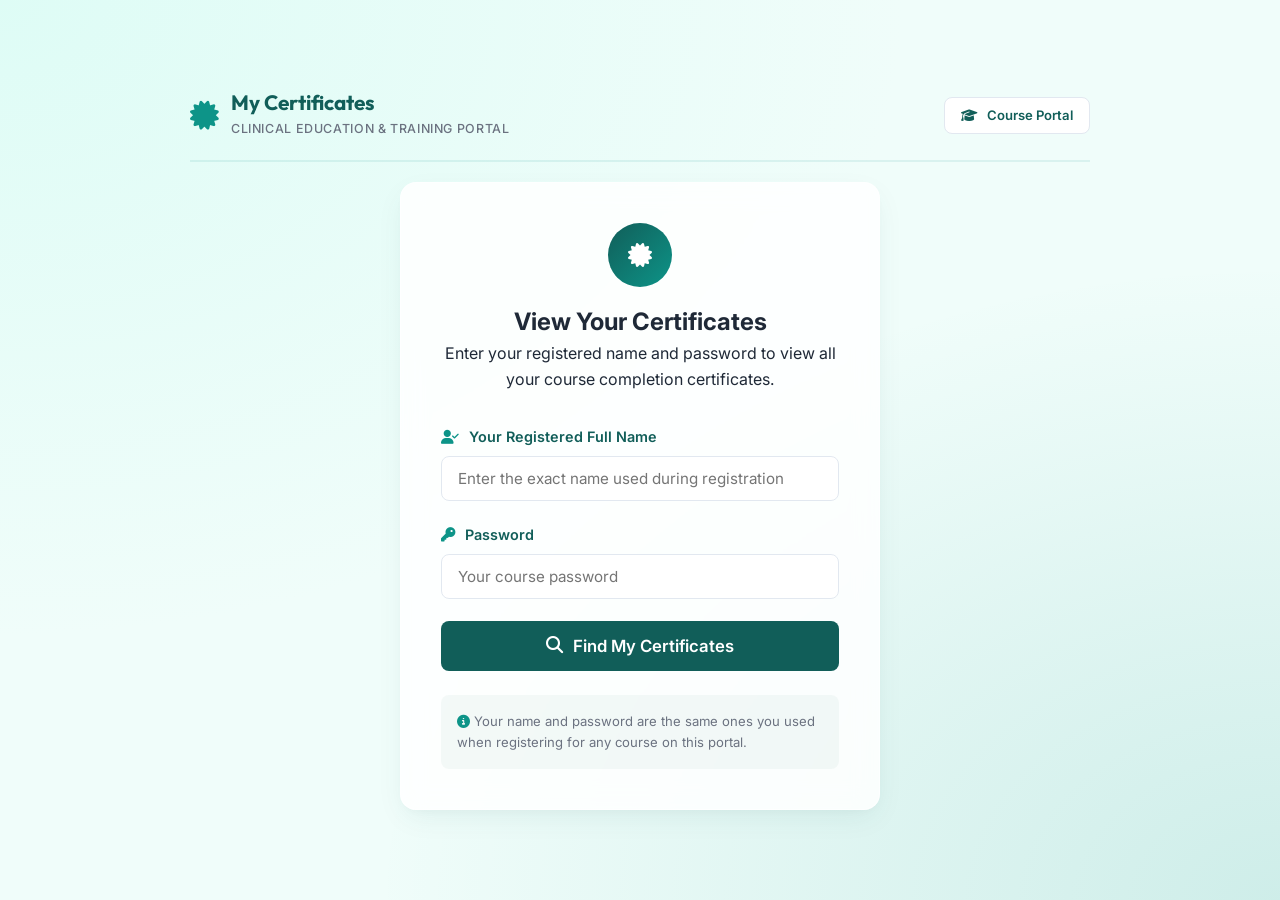
<file: certificates.html>
<!DOCTYPE html>
<html lang="en">
<head>
    <meta charset="UTF-8">
    <meta name="viewport" content="width=device-width, initial-scale=1.0">
    <title>View My Certificates — Medical Training Portal</title>
    <link rel="preconnect" href="https://fonts.googleapis.com">
    <link rel="preconnect" href="https://fonts.gstatic.com" crossorigin>
    <link href="https://fonts.googleapis.com/css2?family=Inter:wght@300;400;500;600;700&family=Outfit:wght@400;500;600;700;800&display=swap" rel="stylesheet">
    <link rel="stylesheet" href="https://cdnjs.cloudflare.com/ajax/libs/font-awesome/6.4.0/css/all.min.css">
    <link rel="stylesheet" href="styles.css">
    <style>
        /* ---- Certificates page specific styles ---- */
        body { padding: 20px; }

        #app-container { max-width: 900px; }

        .cert-portal-header {
            display: flex;
            align-items: center;
            justify-content: space-between;
            flex-wrap: wrap;
            gap: 1rem;
            padding-bottom: 1.2rem;
            border-bottom: 2px solid rgba(13, 148, 136, 0.1);
        }

        .cert-portal-logo {
            display: flex;
            align-items: center;
            gap: 12px;
        }

        .cert-portal-logo h1 {
            font-family: var(--font-heading);
            font-size: 1.3rem;
            font-weight: 700;
            color: var(--primary-color);
            line-height: 1.2;
        }

        .cert-portal-logo span {
            font-size: 0.78rem;
            color: var(--text-muted);
            font-weight: 500;
            text-transform: uppercase;
            letter-spacing: 0.05em;
        }

        /* Cert cards grid */
        .certs-grid {
            display: grid;
            grid-template-columns: repeat(auto-fill, minmax(260px, 1fr));
            gap: 1.2rem;
            margin-top: 1.5rem;
        }

        .cert-card {
            border-radius: 14px;
            overflow: hidden;
            border: 1px solid var(--border-color);
            background: var(--card-bg);
            backdrop-filter: blur(8px);
            box-shadow: 0 4px 16px var(--shadow-color);
            transition: transform 0.2s, box-shadow 0.2s;
        }

        .cert-card:hover {
            transform: translateY(-3px);
            box-shadow: 0 10px 28px rgba(17, 94, 89, 0.12);
        }

        .cert-card-header {
            background: linear-gradient(135deg, var(--primary-color), var(--secondary-color));
            padding: 1.1rem 1.3rem;
            color: white;
        }

        .cert-card-header .course-name {
            font-family: var(--font-heading);
            font-size: 1rem;
            font-weight: 700;
            margin-bottom: 4px;
            line-height: 1.3;
        }

        .cert-card-header .cert-badge-small {
            font-size: 0.68rem;
            font-weight: 700;
            letter-spacing: 0.1em;
            text-transform: uppercase;
            color: rgba(255, 255, 255, 0.75);
        }

        .cert-card-body {
            padding: 1.1rem 1.3rem;
        }

        .cert-meta-row {
            display: flex;
            align-items: center;
            gap: 8px;
            margin-bottom: 0.5rem;
            font-size: 0.83rem;
            color: var(--text-muted);
        }

        .cert-meta-row i {
            color: var(--secondary-color);
            width: 14px;
            text-align: center;
        }

        .cert-meta-row strong {
            color: var(--text-color);
        }

        .cert-card-actions {
            padding: 0.8rem 1.3rem;
            border-top: 1px solid var(--border-color);
            display: flex;
            gap: 8px;
        }

        /* Empty state */
        .empty-certs {
            text-align: center;
            padding: 3rem 1rem;
            color: var(--text-muted);
        }

        .empty-certs i {
            font-size: 3rem;
            margin-bottom: 1rem;
            color: rgba(17, 94, 89, 0.2);
        }

        .empty-certs h3 {
            font-family: var(--font-heading);
            color: var(--text-color);
            margin-bottom: 0.5rem;
        }

        /* Certificate print modal */
        #cert-view-modal .modal-content {
            max-width: 920px;
            width: calc(100vw - 40px);
            text-align: center;
            padding: 1.5rem;
        }

        #modal-cert-container {
            background-image: url('assets/resources/certificate_theme.png');
            background-size: 100% 100%;
            background-repeat: no-repeat;
            aspect-ratio: 16/9;
            width: 100%;
            max-width: 860px;
            margin: 1rem auto;
            box-shadow: 0 8px 32px rgba(0,0,0,0.1);
            border-radius: 4px;
            position: relative;
            overflow: hidden;
        }

        @media print {
            @page { size: A4 landscape; margin: 0mm; }
            body > * { display: none !important; }
            #cert-view-modal {
                display: block !important;
                position: fixed !important;
                top: 0; left: 0;
                width: 100%; height: 100%;
                background: white !important;
                backdrop-filter: none !important;
                padding: 0 !important;
            }
            #cert-view-modal .modal-content {
                max-width: none !important;
                width: 297mm !important;
                padding: 0 !important;
                border: none !important;
                box-shadow: none !important;
            }
            .cert-modal-actions { display: none !important; }
            #modal-cert-container {
                position: fixed !important;
                top: 0; left: 0;
                width: 297mm !important;
                height: 210mm !important;
                max-width: none !important;
                margin: 0 !important;
                border-radius: 0 !important;
                box-shadow: none !important;
                aspect-ratio: unset !important;
                background-image: url('assets/resources/certificate_theme.png') !important;
                background-size: 100% 100% !important;
                -webkit-print-color-adjust: exact !important;
                print-color-adjust: exact !important;
            }
            .certificate-content-overlay { padding: 13% 10% 4% 10% !important; }
            .cert-overlay-body { height: 70% !important; }
            .cert-main-title { font-size: 1.8rem !important; margin-bottom: 8px !important; }
            .cert-recipient-name { font-size: 2.2rem !important; }
            .cert-course-title { font-size: 1.15rem !important; }
            .cert-overlay-footer {
                position: absolute !important;
                bottom: 8% !important; left: 48% !important;
                width: 25% !important;
                display: flex !important;
                flex-direction: column !important;
            }
        }
    </style>
</head>
<body>

<div id="app-container">

    <!-- Portal Header -->
    <header class="cert-portal-header no-print">
        <div class="cert-portal-logo">
            <i class="fa-solid fa-certificate" style="font-size:1.8rem;color:var(--secondary-color);"></i>
            <div>
                <h1>My Certificates</h1>
                <span>Clinical Education &amp; Training Portal</span>
            </div>
        </div>
        <div style="display:flex;gap:0.6rem;align-items:center;">
            <a href="index.html" class="btn btn-secondary btn-sm">
                <i class="fa-solid fa-graduation-cap"></i> Course Portal
            </a>
            <button id="btn-logout-cert" class="btn btn-secondary btn-sm" onclick="logoutCertPortal()" style="display:none;">
                <i class="fa-solid fa-right-from-bracket"></i> Log Out
            </button>
        </div>
    </header>

    <!-- LOGIN SECTION -->
    <section id="cert-login-section">
        <div class="card glassmorphism animate-fade-in" style="max-width:480px;margin:0 auto;">
            <div class="text-center" style="margin-bottom:2rem;">
                <div style="width:64px;height:64px;background:linear-gradient(135deg,var(--primary-color),var(--secondary-color));border-radius:50%;display:flex;align-items:center;justify-content:center;font-size:1.5rem;color:white;margin:0 auto 1rem;">
                    <i class="fa-solid fa-certificate"></i>
                </div>
                <h2>View Your Certificates</h2>
                <p>Enter your registered name and password to view all your course completion certificates.</p>
            </div>
            <form id="cert-login-form" onsubmit="event.preventDefault(); certLogin();">
                <div class="form-group">
                    <label for="cl-name"><i class="fa-solid fa-user-check"></i> Your Registered Full Name</label>
                    <input type="text" id="cl-name" required placeholder="Enter the exact name used during registration" autocomplete="name">
                </div>
                <div class="form-group">
                    <label for="cl-password"><i class="fa-solid fa-key"></i> Password</label>
                    <input type="password" id="cl-password" required placeholder="Your course password" autocomplete="current-password">
                </div>
                <div id="cl-error" class="error-msg">Incorrect name or password. Please try again.</div>
                <button type="submit" class="btn btn-primary btn-block btn-lg" id="cl-submit-btn">
                    <i class="fa-solid fa-magnifying-glass"></i> Find My Certificates
                </button>
            </form>
            <div style="margin-top:1.5rem;padding:1rem;background:rgba(17,94,89,0.04);border-radius:8px;font-size:0.82rem;color:var(--text-muted);">
                <i class="fa-solid fa-info-circle" style="color:var(--secondary-color);"></i>
                Your name and password are the same ones you used when registering for any course on this portal.
            </div>
        </div>
    </section>

    <!-- CERTIFICATES DISPLAY SECTION (shown after login) -->
    <section id="cert-display-section" style="display:none;">

        <!-- User Info Bar -->
        <div class="glassmorphism animate-fade-in" style="padding:1rem 1.5rem;border-radius:12px;display:flex;align-items:center;justify-content:space-between;flex-wrap:wrap;gap:1rem;background:rgba(255,255,255,0.65);">
            <div style="display:flex;align-items:center;gap:12px;">
                <div style="width:44px;height:44px;background:linear-gradient(135deg,var(--primary-color),var(--secondary-color));border-radius:50%;display:flex;align-items:center;justify-content:center;color:white;font-size:1.1rem;">
                    <i class="fa-solid fa-user-nurse"></i>
                </div>
                <div>
                    <div style="font-weight:700;font-size:1rem;color:var(--primary-color);" id="display-user-name">—</div>
                    <div style="font-size:0.78rem;color:var(--text-muted);" id="display-user-dept">—</div>
                </div>
            </div>
            <div style="display:flex;align-items:center;gap:0.6rem;font-size:0.85rem;color:var(--text-muted);">
                <i class="fa-solid fa-certificate" style="color:var(--secondary-color);"></i>
                <span id="cert-count-label">0 certificates</span>
            </div>
        </div>

        <!-- Certificates Grid -->
        <div id="certs-grid" class="certs-grid">
            <!-- Populated by JS -->
        </div>

    </section>

</div>

<!-- CERTIFICATE VIEW MODAL -->
<div id="cert-view-modal" class="modal" style="display:none;">
    <div class="modal-content glassmorphism animate-slide-down" style="max-width:920px;width:calc(100vw - 40px);text-align:center;padding:1.5rem;">
        <span class="close-modal" onclick="closeCertModal()" style="z-index:10;">&times;</span>

        <!-- Certificate Design (same as index.html) -->
        <div id="modal-cert-container">
            <div class="certificate-content-overlay">
                <div class="cert-overlay-body">
                    <div class="cert-header">
                        <span class="cert-badge-text">OFFICIAL CONTINUING MEDICAL EDUCATION</span>
                    </div>
                    <h1 class="cert-main-title">CERTIFICATE OF COMPLETION</h1>
                    <p class="cert-presentation-text">This is proudly presented to</p>
                    <h2 id="modal-cert-name" class="cert-recipient-name">—</h2>
                    <p class="cert-course-desc">for the successful completion of the web-based training course in clinical practice:</p>
                    <div class="cert-course-box">
                        <h3 id="modal-cert-course" class="cert-course-title">—</h3>
                        <p id="modal-cert-subtitle" class="cert-course-meta">—</p>
                    </div>
                </div>
                <div class="cert-overlay-footer">
                    <div class="cert-footer-item">
                        <span class="cert-footer-label">Date Issued:</span>
                        <strong id="modal-cert-date" class="cert-footer-val">—</strong>
                    </div>
                    <div class="cert-footer-item">
                        <span class="cert-footer-label">Certificate ID:</span>
                        <strong id="modal-cert-id" class="cert-footer-val">—</strong>
                    </div>
                </div>
            </div>
        </div>

        <div class="cert-modal-actions" style="display:flex;justify-content:center;gap:1rem;margin-top:1rem;">
            <button class="btn btn-primary btn-lg" onclick="printModalCertificate()">
                <i class="fa-solid fa-print"></i> Print / Save as PDF
            </button>
            <button class="btn btn-secondary btn-lg" onclick="closeCertModal()">
                <i class="fa-solid fa-xmark"></i> Close
            </button>
        </div>
    </div>
</div>

<script src="certificates.js"></script>
</body>
</html>
</file>
<file: styles.css>
/* Custom Styles for Anaphylaxis Training Course */

:root {
    /* Color Palette */
    --primary-color: #115e59;       /* Deep teal */
    --primary-hover: #0f766e;       /* Medium teal */
    --primary-light: #ccfbf1;       /* Light teal background accent */
    --secondary-color: #0d9488;     /* Teal accent */
    --accent-color: #f59e0b;        /* Gold/amber accent */
    --accent-hover: #d97706;
    --text-color: #1f2937;          /* Charcoal grey */
    --text-muted: #6b7280;          /* Muted grey */
    --bg-color: #f0fdfa;            /* Light minty background */
    --card-bg: rgba(255, 255, 255, 0.85); /* Glassmorphism card bg */
    --success-color: #059669;       /* Medical green */
    --danger-color: #dc2626;        /* Alert red */
    --border-color: #e2e8f0;        /* Card borders */
    --shadow-color: rgba(17, 94, 89, 0.08); /* Colored soft shadow */
    
    /* Font Families */
    --font-primary: 'Inter', sans-serif;
    --font-heading: 'Outfit', sans-serif;
}

/* Base Styles */
* {
    box-sizing: border-box;
    margin: 0;
    padding: 0;
}

body {
    font-family: var(--font-primary);
    background-color: var(--bg-color);
    background-image: 
        radial-gradient(at 0% 0%, rgba(204, 251, 241, 0.5) 0px, transparent 50%),
        radial-gradient(at 100% 100%, rgba(13, 148, 136, 0.15) 0px, transparent 50%);
    color: var(--text-color);
    line-height: 1.6;
    min-height: 100vh;
    display: flex;
    justify-content: center;
    align-items: center;
    padding: 20px;
}

#app-container {
    width: 100%;
    max-width: 1050px;
    display: flex;
    flex-direction: column;
    gap: 20px;
}

/* Glassmorphism Effect Card */
.glassmorphism {
    background: var(--card-bg);
    backdrop-filter: blur(12px);
    -webkit-backdrop-filter: blur(12px);
    border: 1px solid rgba(255, 255, 255, 0.6);
    border-radius: 16px;
    box-shadow: 
        0 10px 30px -5px var(--shadow-color),
        0 4px 12px -2px rgba(0, 0, 0, 0.03);
}

.card {
    padding: 40px;
}

.card-header {
    margin-bottom: 30px;
}

.card-header h2 {
    font-family: var(--font-heading);
    font-size: 2rem;
    font-weight: 700;
    color: var(--primary-color);
    margin-bottom: 8px;
}

.card-header p {
    color: var(--text-muted);
    font-size: 0.95rem;
}

.text-center {
    text-align: center;
}

.text-between {
    display: flex;
    justify-content: space-between;
    align-items: center;
    gap: 20px;
}

/* Header Styles */
#main-header {
    display: flex;
    justify-content: space-between;
    align-items: center;
    padding: 10px 10px 0 10px;
    border-bottom: 2px solid rgba(13, 148, 136, 0.1);
    padding-bottom: 20px;
    flex-wrap: wrap;
    gap: 20px;
}

.header-logo {
    display: flex;
    align-items: center;
    gap: 15px;
}

.pulse-icon {
    font-size: 2.2rem;
    color: var(--secondary-color);
    animation: heartBeat 2s infinite ease-in-out;
}

.logo-text h1 {
    font-family: var(--font-heading);
    font-size: 1.4rem;
    font-weight: 700;
    color: var(--primary-color);
    line-height: 1.2;
}

.logo-text span {
    font-size: 0.8rem;
    color: var(--text-muted);
    font-weight: 500;
    letter-spacing: 0.05em;
    text-transform: uppercase;
}

/* Step Indicator */
.step-indicator {
    display: flex;
    align-items: center;
    gap: 10px;
}

.step {
    display: flex;
    align-items: center;
    gap: 8px;
    opacity: 0.4;
    transition: all 0.3s ease;
}

.step.active {
    opacity: 1;
}

.step.completed {
    opacity: 0.8;
}

.step-num {
    display: flex;
    justify-content: center;
    align-items: center;
    width: 28px;
    height: 28px;
    border-radius: 50%;
    background-color: var(--text-muted);
    color: white;
    font-size: 0.85rem;
    font-weight: 700;
    transition: all 0.3s ease;
}

.step.active .step-num {
    background-color: var(--primary-color);
    box-shadow: 0 0 10px rgba(17, 94, 89, 0.4);
}

.step.completed .step-num {
    background-color: var(--success-color);
}

.step-label {
    font-size: 0.8rem;
    font-weight: 600;
    text-transform: uppercase;
    letter-spacing: 0.03em;
    display: none; /* Hide on mobile by default */
}

@media (min-width: 768px) {
    .step-label {
        display: block;
    }
}

.step-line {
    width: 30px;
    height: 2px;
    background-color: var(--border-color);
}

.step.completed + .step-line {
    background-color: var(--success-color);
}

/* Form Controls */
.form-group {
    margin-bottom: 22px;
    display: flex;
    flex-direction: column;
    gap: 8px;
}

.form-group label {
    font-size: 0.9rem;
    font-weight: 600;
    color: var(--primary-color);
}

.form-group label i {
    margin-right: 6px;
    color: var(--secondary-color);
}

.form-group input, .form-group select, .form-group textarea {
    padding: 12px 16px;
    border-radius: 8px;
    border: 1px solid var(--border-color);
    background-color: rgba(255, 255, 255, 0.9);
    font-family: var(--font-primary);
    font-size: 0.95rem;
    color: var(--text-color);
    transition: all 0.2s ease;
}

.form-group input:focus, .form-group select:focus, .form-group textarea:focus {
    outline: none;
    border-color: var(--secondary-color);
    box-shadow: 0 0 0 3px rgba(13, 148, 136, 0.15);
}

/* Button System */
.btn {
    display: inline-flex;
    justify-content: center;
    align-items: center;
    gap: 10px;
    padding: 12px 24px;
    font-size: 0.95rem;
    font-weight: 600;
    border-radius: 8px;
    border: none;
    cursor: pointer;
    transition: all 0.2s ease;
    font-family: var(--font-primary);
    text-decoration: none;
}

.btn-primary {
    background-color: var(--primary-color);
    color: white;
}

.btn-primary:hover {
    background-color: var(--primary-hover);
    box-shadow: 0 4px 12px rgba(17, 94, 89, 0.2);
}

.btn-secondary {
    background-color: white;
    border: 1px solid var(--border-color);
    color: var(--primary-color);
}

.btn-secondary:hover {
    background-color: var(--primary-light);
    border-color: var(--secondary-color);
}

.btn-success {
    background-color: var(--success-color);
    color: white;
}

.btn-success:hover {
    background-color: #047857;
    box-shadow: 0 4px 12px rgba(5, 150, 105, 0.2);
}

.btn-danger {
    background-color: var(--danger-color);
    color: white;
}

.btn-danger:hover {
    background-color: #b91c1c;
}

.btn-lg {
    padding: 15px 32px;
    font-size: 1.05rem;
}

.btn-block {
    display: flex;
    width: 100%;
}

.btn-circle {
    width: 44px;
    height: 44px;
    border-radius: 50%;
    padding: 0;
}

.btn-circle-lg {
    width: 58px;
    height: 58px;
    border-radius: 50%;
    padding: 0;
    font-size: 1.3rem;
}

.btn.disabled, button:disabled {
    opacity: 0.5;
    cursor: not-allowed !important;
    pointer-events: none;
}

/* Card Icons decoration */
.card-title-icon {
    font-size: 3rem;
    color: var(--secondary-color);
    margin-bottom: 15px;
    background: var(--primary-light);
    width: 80px;
    height: 80px;
    display: inline-flex;
    justify-content: center;
    align-items: center;
    border-radius: 50%;
}

.card-title-icon-yellow {
    font-size: 3rem;
    color: var(--accent-color);
    margin-bottom: 15px;
    background: #fef3c7;
    width: 80px;
    height: 80px;
    display: inline-flex;
    justify-content: center;
    align-items: center;
    border-radius: 50%;
}

/* Views Management */
.view-section {
    display: none;
}

.view-section.active {
    display: block;
}

/* PRESENTATION LAYOUT */
.presentation-layout {
    display: flex;
    flex-direction: column;
    gap: 20px;
}

.slide-container {
    padding: 20px;
    display: flex;
    flex-direction: column;
    align-items: center;
    position: relative;
    overflow: hidden;
}

#slide-wrapper {
    position: relative;
    width: 100%;
    max-width: 850px;
    aspect-ratio: 16/9;
    border-radius: 8px;
    overflow: hidden;
    box-shadow: 0 4px 15px rgba(0,0,0,0.08);
    border: 1px solid rgba(0,0,0,0.05);
}

#slide-img {
    width: 100%;
    height: 100%;
    object-fit: contain;
    background: #111827; /* Dark backdrop for slides */
}

/* Overlay Play Icon */
#play-overlay {
    position: absolute;
    top: 0;
    left: 0;
    width: 100%;
    height: 100%;
    background: rgba(0, 0, 0, 0.4);
    display: flex;
    justify-content: center;
    align-items: center;
    cursor: pointer;
    opacity: 0;
    pointer-events: none;
    transition: opacity 0.2s ease;
}

#play-overlay i {
    font-size: 4rem;
    color: white;
    filter: drop-shadow(0 4px 10px rgba(0,0,0,0.3));
}

#slide-wrapper:hover #play-overlay {
    opacity: 1;
    pointer-events: auto;
}

.narration-status {
    width: 100%;
    max-width: 850px;
    display: flex;
    justify-content: space-between;
    align-items: center;
    margin-top: 12px;
    font-size: 0.85rem;
    color: var(--text-muted);
    font-weight: 500;
}

.slide-number-indicator strong {
    color: var(--primary-color);
    font-weight: 700;
}

/* Control Panel */
.controls-panel {
    padding: 25px 30px;
    display: flex;
    flex-direction: column;
    gap: 20px;
}

/* Timeline */
.timeline-container {
    width: 100%;
}

.timeline-bar {
    width: 100%;
    height: 6px;
    background: rgba(13, 148, 136, 0.15);
    border-radius: 4px;
    cursor: pointer;
    position: relative;
    transition: height 0.2s ease;
}

.timeline-bar:hover {
    height: 8px;
}

.timeline-progress {
    height: 100%;
    width: 0%;
    background: var(--secondary-color);
    border-radius: 4px;
    position: relative;
    transition: width 0.1s linear;
}

.timeline-progress::after {
    content: '';
    position: absolute;
    right: -4px;
    top: 50%;
    transform: translateY(-50%);
    width: 12px;
    height: 12px;
    border-radius: 50%;
    background: var(--primary-color);
    box-shadow: 0 2px 4px rgba(0,0,0,0.2);
    opacity: 0;
    transition: opacity 0.2s ease;
}

.timeline-bar:hover .timeline-progress::after {
    opacity: 1;
}

/* Controls row */
.controls-row {
    display: flex;
    justify-content: space-between;
    align-items: center;
    flex-wrap: wrap;
    gap: 15px;
}

.control-group-left {
    display: flex;
    align-items: center;
    gap: 15px;
}

.control-group-center {
    display: flex;
    align-items: center;
}

.control-group-right {
    display: flex;
    align-items: center;
    gap: 10px;
}

/* Volume Slider */
.volume-icon {
    font-size: 1.1rem;
    color: var(--primary-color);
    cursor: pointer;
    width: 20px;
}

#volume-slider {
    width: 80px;
    height: 4px;
    accent-color: var(--secondary-color);
}

/* Toggle Switch (Auto-Advance) */
.auto-advance-toggle {
    display: flex;
    align-items: center;
    gap: 10px;
}

.toggle-label {
    font-size: 0.85rem;
    font-weight: 600;
    color: var(--primary-color);
}

.switch {
    position: relative;
    display: inline-block;
    width: 44px;
    height: 22px;
}

.switch input {
    opacity: 0;
    width: 0;
    height: 0;
}

.slider {
    position: absolute;
    cursor: pointer;
    top: 0;
    left: 0;
    right: 0;
    bottom: 0;
    background-color: var(--border-color);
    transition: .3s;
}

.slider:before {
    position: absolute;
    content: "";
    height: 16px;
    width: 16px;
    left: 3px;
    bottom: 3px;
    background-color: white;
    transition: .3s;
}

input:checked + .slider {
    background-color: var(--secondary-color);
}

input:focus + .slider {
    box-shadow: 0 0 1px var(--secondary-color);
}

input:checked + .slider:before {
    transform: translateX(22px);
}

.slider.round {
    border-radius: 34px;
}

.slider.round:before {
    border-radius: 50%;
}

.presentation-info {
    border-top: 1px solid var(--border-color);
    padding-top: 20px;
    display: flex;
    justify-content: space-between;
    align-items: center;
    flex-wrap: wrap;
    gap: 15px;
}

.training-hint {
    font-size: 0.85rem;
    color: var(--text-muted);
}

.training-hint i {
    color: var(--secondary-color);
    margin-right: 4px;
}

/* POST EXAM */
.badge {
    padding: 6px 12px;
    border-radius: 20px;
    font-size: 0.8rem;
    font-weight: 700;
}

.badge-primary {
    background-color: var(--primary-light);
    color: var(--primary-color);
}

.question-block {
    background-color: white;
    border-radius: 12px;
    padding: 24px;
    margin-bottom: 24px;
    border: 1px solid rgba(0,0,0,0.03);
    box-shadow: 0 2px 6px rgba(0,0,0,0.01);
}

.question-header {
    display: flex;
    gap: 10px;
    margin-bottom: 15px;
}

.question-number {
    font-family: var(--font-heading);
    font-weight: 700;
    font-size: 1.1rem;
    color: var(--secondary-color);
}

.question-text {
    font-weight: 600;
    font-size: 1.05rem;
    color: var(--text-color);
}

.options-list {
    list-style: none;
    display: flex;
    flex-direction: column;
    gap: 10px;
}

.option-item {
    position: relative;
}

.option-item input[type="radio"] {
    position: absolute;
    opacity: 0;
    cursor: pointer;
}

.option-label {
    display: block;
    padding: 12px 18px;
    border-radius: 8px;
    border: 1px solid var(--border-color);
    cursor: pointer;
    font-size: 0.95rem;
    transition: all 0.2s ease;
    background-color: #fafbfc;
}

.option-item input[type="radio"]:checked + .option-label {
    background-color: var(--primary-light);
    border-color: var(--secondary-color);
    color: var(--primary-color);
    font-weight: 500;
}

.option-label:hover {
    border-color: var(--secondary-color);
    background-color: #f0fdfa;
}

.exam-actions {
    margin-top: 30px;
}

/* Retake/Grading Message styling */
.exam-results-msg {
    margin-bottom: 20px;
    padding: 20px;
    border-radius: 8px;
    text-align: center;
}

.exam-results-msg.fail {
    background-color: #fee2e2;
    border: 1px solid #fca5a5;
    color: var(--danger-color);
}

.exam-results-msg h3 {
    font-family: var(--font-heading);
    font-size: 1.25rem;
    margin-bottom: 6px;
}

/* EVALUATION FORM */
.rating-label {
    font-size: 1rem;
    font-weight: 600;
    color: var(--primary-color);
    margin-bottom: 12px;
}

.rating-stars {
    display: inline-flex;
    flex-direction: row-reverse;
    gap: 10px;
}

.rating-stars input {
    display: none;
}

.rating-stars label {
    font-size: 2.2rem;
    color: var(--border-color);
    cursor: pointer;
    transition: color 0.15s ease;
}

.rating-stars label:hover,
.rating-stars label:hover ~ label,
.rating-stars input:checked ~ label {
    color: var(--accent-color);
}

/* CERTIFICATE LAYOUT */
.certificate-container {
    background-image: url('assets/resources/certificate_theme.png') !important;
    background-size: 100% 100% !important;
    background-repeat: no-repeat !important;
    aspect-ratio: 16 / 9;
    width: 100%;
    max-width: 900px;
    margin: 0 auto;
    box-shadow: 0 15px 40px rgba(0,0,0,0.1);
    border-radius: 4px;
    position: relative;
    box-sizing: border-box;
    overflow: hidden;
}

.certificate-content-overlay {
    position: absolute;
    top: 0;
    left: 0;
    width: 100%;
    height: 100%;
    padding: 13% 10% 4% 10%;
    display: flex;
    flex-direction: column;
    justify-content: space-between;
    box-sizing: border-box;
}

.cert-overlay-body {
    width: 100%;
    height: 70%;
    display: flex;
    flex-direction: column;
    justify-content: center;
    align-items: center;
    text-align: center;
    box-sizing: border-box;
}

.cert-header {
    display: flex;
    flex-direction: column;
    align-items: center;
    margin-bottom: 2%;
}

.cert-badge-text {
    font-size: 0.75rem;
    font-weight: 700;
    letter-spacing: 0.2em;
    color: var(--primary-color);
    text-transform: uppercase;
}

.cert-main-title {
    font-family: var(--font-heading);
    font-size: 2.2rem;
    font-weight: 800;
    color: var(--primary-color);
    letter-spacing: 0.12em;
    text-shadow: 1px 1px 2px rgba(0,0,0,0.03);
    margin-bottom: 2%;
}

.cert-presentation-text {
    font-family: var(--font-primary);
    font-style: italic;
    color: var(--text-muted);
    font-size: 0.95rem;
    margin-bottom: 2%;
}

.cert-recipient-name {
    font-family: 'Times New Roman', Times, serif;
    font-size: 2.6rem;
    font-weight: 700;
    font-style: italic;
    color: #0f172a;
    border-bottom: 2px solid var(--secondary-color);
    display: inline-block;
    padding: 0 40px 6px 40px;
    margin-bottom: 2.5%;
    min-width: 280px;
}

.cert-course-desc {
    font-size: 0.85rem;
    color: var(--text-muted);
    margin-bottom: 1.5%;
}

.cert-course-box {
    background: rgba(17, 94, 89, 0.03);
    border: 1px solid rgba(17, 94, 89, 0.12);
    padding: 1.5% 4%;
    border-radius: 8px;
    display: inline-block;
}

.cert-course-title {
    font-family: var(--font-heading);
    font-size: 1.35rem;
    font-weight: 700;
    color: var(--primary-color);
    margin-bottom: 4px;
}

.cert-course-meta {
    font-size: 0.8rem;
    color: var(--text-muted);
    font-weight: 600;
    letter-spacing: 0.05em;
}

.cert-overlay-footer {
    position: absolute;
    bottom: 8%;
    left: 48%;
    width: 25%;
    display: flex;
    flex-direction: column;
    gap: 6px;
    align-items: center;
    text-align: center;
    border-top: none;
    padding-top: 0;
}

.cert-footer-item {
    display: flex;
    align-items: center;
    gap: 6px;
    justify-content: center;
}

.cert-footer-label {
    font-size: 0.65rem;
    text-transform: uppercase;
    letter-spacing: 0.05em;
    color: var(--text-muted);
    font-weight: 600;
}

.cert-footer-val {
    font-size: 0.75rem;
    color: var(--primary-color);
    font-weight: 700;
}

.certificate-actions {
    display: flex;
    justify-content: center;
    gap: 15px;
    margin-top: 30px;
}

/* ===========================================
   ADMIN DASHBOARD — Full Redesign
   =========================================== */
.admin-dashboard {
    display: flex;
    flex-direction: column;
    gap: 1.5rem;
}

/* Header */
.admin-dash-header {
    display: flex;
    align-items: center;
    justify-content: space-between;
    flex-wrap: wrap;
    gap: 1rem;
    background: linear-gradient(135deg, #0f172a 0%, #1e3a5f 50%, #115e59 100%);
    border-radius: 16px;
    padding: 1.5rem 2rem;
    color: white;
}

.admin-dash-title {
    display: flex;
    align-items: center;
    gap: 1rem;
}

.admin-dash-title > i {
    font-size: 2rem;
    color: #5eead4;
}

.admin-dash-title h2 {
    font-family: var(--font-heading);
    font-size: 1.4rem;
    font-weight: 700;
    color: white;
    margin-bottom: 2px;
}

.admin-dash-title p {
    font-size: 0.82rem;
    color: rgba(255,255,255,0.65);
}

.admin-dash-actions {
    display: flex;
    flex-wrap: wrap;
    gap: 0.5rem;
}

.btn-sm {
    padding: 0.45rem 1rem;
    font-size: 0.82rem;
    border-radius: 8px;
}

/* Stats Grid */
.admin-stats-grid {
    display: grid;
    grid-template-columns: repeat(4, 1fr);
    gap: 1rem;
}

.stat-card {
    border-radius: 14px;
    padding: 1.2rem 1.4rem;
    display: flex;
    align-items: center;
    gap: 1rem;
    box-shadow: 0 2px 12px rgba(0,0,0,0.08);
    transition: transform 0.2s, box-shadow 0.2s;
}

.stat-card:hover {
    transform: translateY(-3px);
    box-shadow: 0 8px 20px rgba(0,0,0,0.12);
}

.stat-icon {
    width: 50px;
    height: 50px;
    border-radius: 12px;
    display: flex;
    align-items: center;
    justify-content: center;
    font-size: 1.3rem;
    flex-shrink: 0;
}

.stat-number {
    font-family: var(--font-heading);
    font-size: 1.9rem;
    font-weight: 800;
    line-height: 1;
    margin-bottom: 2px;
}

.stat-label {
    font-size: 0.78rem;
    font-weight: 600;
    opacity: 0.75;
    text-transform: uppercase;
    letter-spacing: 0.04em;
}

.stat-blue  { background: linear-gradient(135deg,#eff6ff,#dbeafe); color:#1d4ed8; }
.stat-blue .stat-icon  { background:#dbeafe; color:#2563eb; }
.stat-green { background: linear-gradient(135deg,#f0fdf4,#dcfce7); color:#15803d; }
.stat-green .stat-icon { background:#dcfce7; color:#16a34a; }
.stat-amber { background: linear-gradient(135deg,#fffbeb,#fef3c7); color:#b45309; }
.stat-amber .stat-icon { background:#fef3c7; color:#d97706; }
.stat-teal  { background: linear-gradient(135deg,#f0fdfa,#ccfbf1); color:#0f766e; }
.stat-teal .stat-icon  { background:#ccfbf1; color:#0d9488; }

/* Analytics Row */
.admin-analytics-row {
    display: grid;
    grid-template-columns: repeat(3, 1fr);
    gap: 1rem;
}

.analytics-card {
    border-radius: 14px;
    padding: 1.3rem;
}

.analytics-title {
    font-family: var(--font-heading);
    font-size: 0.9rem;
    font-weight: 700;
    color: var(--primary-color);
    margin-bottom: 1rem;
    display: flex;
    align-items: center;
    gap: 0.5rem;
    padding-bottom: 0.6rem;
    border-bottom: 1px solid var(--border-color);
}

/* Breakdown Bars */
.breakdown-row {
    display: flex;
    align-items: center;
    gap: 0.6rem;
    margin-bottom: 0.7rem;
}

.breakdown-label {
    display: flex;
    align-items: center;
    gap: 0.4rem;
    font-size: 0.82rem;
    min-width: 90px;
    color: var(--text-color);
}

.breakdown-label strong {
    margin-left: auto;
    font-weight: 700;
}

.breakdown-bar-track {
    flex: 1;
    height: 8px;
    background: var(--border-color);
    border-radius: 99px;
    overflow: hidden;
}

.breakdown-bar-fill {
    height: 100%;
    border-radius: 99px;
    transition: width 0.6s cubic-bezier(.25,.8,.25,1);
}

.breakdown-pct {
    font-size: 0.78rem;
    font-weight: 700;
    color: var(--text-muted);
    min-width: 32px;
    text-align: right;
}

.breakdown-empty {
    font-size: 0.85rem;
    color: var(--text-muted);
    font-style: italic;
    text-align: center;
    padding: 1rem 0;
}

/* Login Log */
.login-log {
    display: flex;
    flex-direction: column;
    gap: 0.5rem;
    max-height: 200px;
    overflow-y: auto;
}

.login-entry {
    display: flex;
    align-items: center;
    gap: 0.6rem;
    padding: 0.45rem 0.5rem;
    border-radius: 8px;
    background: rgba(17,94,89,0.04);
    font-size: 0.8rem;
}

.login-entry-body {
    flex: 1;
    display: flex;
    flex-direction: column;
}

.login-entry-body strong {
    font-weight: 700;
    color: var(--text-color);
    font-size: 0.82rem;
}

.login-entry-body span {
    color: var(--text-muted);
    font-size: 0.73rem;
}

.login-time {
    font-size: 0.72rem;
    color: var(--text-muted);
    white-space: nowrap;
}

/* Table Card */
.admin-table-card {
    border-radius: 14px;
    overflow: hidden;
}

.admin-table-header-row {
    display: flex;
    align-items: center;
    justify-content: space-between;
    flex-wrap: wrap;
    gap: 0.8rem;
    padding: 1.2rem 1.5rem;
    border-bottom: 1px solid var(--border-color);
}

.admin-table-header-row h3 {
    font-family: var(--font-heading);
    font-size: 1rem;
    font-weight: 700;
    color: var(--primary-color);
    display: flex;
    align-items: center;
    gap: 0.5rem;
}

.table-filter-row {
    display: flex;
    gap: 0.5rem;
    flex-wrap: wrap;
    align-items: center;
}

.table-search-input {
    padding: 0.4rem 0.8rem;
    border: 1px solid var(--border-color);
    border-radius: 8px;
    font-size: 0.82rem;
    outline: none;
    min-width: 200px;
    transition: border-color 0.2s;
}

.table-search-input:focus {
    border-color: var(--primary-color);
}

.table-filter-select {
    padding: 0.4rem 0.7rem;
    border: 1px solid var(--border-color);
    border-radius: 8px;
    font-size: 0.82rem;
    outline: none;
    cursor: pointer;
    background: white;
}

.table-container {
    width: 100%;
    overflow-x: auto;
}

.admin-table {
    width: 100%;
    border-collapse: collapse;
    font-size: 0.84rem;
    text-align: left;
    background-color: white;
}

.admin-table th {
    background: linear-gradient(to right, #f0fdfa, #f8fafc);
    color: var(--primary-color);
    font-weight: 700;
    padding: 12px 14px;
    border-bottom: 2px solid var(--border-color);
    white-space: nowrap;
    font-size: 0.78rem;
    text-transform: uppercase;
    letter-spacing: 0.04em;
}

.admin-table td {
    padding: 11px 14px;
    border-bottom: 1px solid #f1f5f9;
    color: var(--text-color);
    vertical-align: middle;
}

.admin-table tr:hover td {
    background-color: #f8fffe;
}

.admin-table tr:last-child td {
    border-bottom: none;
}

.job-badge {
    padding: 0.2rem 0.65rem;
    border-radius: 20px;
    font-size: 0.75rem;
    font-weight: 700;
    white-space: nowrap;
}

.table-footer-info {
    padding: 0.7rem 1.5rem;
    font-size: 0.78rem;
    color: var(--text-muted);
    border-top: 1px solid var(--border-color);
    text-align: right;
    font-style: italic;
}

.badge-success {
    background-color: #d1fae5;
    color: var(--success-color);
    font-weight: 700;
}

.badge-danger {
    background-color: #fee2e2;
    color: var(--danger-color);
    font-weight: 700;
}

/* Mobile Admin */
@media (max-width: 900px) {
    .admin-stats-grid {
        grid-template-columns: repeat(2, 1fr);
    }
    .admin-analytics-row {
        grid-template-columns: 1fr;
    }
}

@media (max-width: 600px) {
    .admin-stats-grid {
        grid-template-columns: 1fr 1fr;
    }
    .admin-dash-header {
        flex-direction: column;
        align-items: flex-start;
    }
    .table-filter-row {
        flex-direction: column;
        width: 100%;
    }
    .table-search-input {
        width: 100%;
        min-width: unset;
    }
}

/* Footer Section */
#main-footer {
    display: flex;
    justify-content: space-between;
    align-items: center;
    border-top: 1px solid rgba(0,0,0,0.05);
    padding-top: 15px;
    font-size: 0.75rem;
    color: var(--text-muted);
}

.admin-access-link {
    cursor: pointer;
    font-weight: 600;
    color: var(--primary-color);
    display: inline-flex;
    align-items: center;
    gap: 6px;
    transition: color 0.15s ease;
}

.admin-access-link:hover {
    color: var(--secondary-color);
}

/* Modals */
.modal {
    display: none;
    position: fixed;
    z-index: 1000;
    left: 0;
    top: 0;
    width: 100%;
    height: 100%;
    overflow: auto;
    background-color: rgba(17, 94, 89, 0.4);
    backdrop-filter: blur(4px);
    justify-content: center;
    align-items: center;
    padding: 20px;
}

.modal-content {
    width: 100%;
    max-width: 400px;
    padding: 30px;
    border-radius: 16px;
    text-align: center;
    position: relative;
}

.close-modal {
    position: absolute;
    right: 20px;
    top: 15px;
    font-size: 1.5rem;
    font-weight: 700;
    cursor: pointer;
    color: var(--text-muted);
}

.close-modal:hover {
    color: var(--danger-color);
}

.admin-modal-icon {
    font-size: 2.5rem;
    color: var(--primary-color);
    margin-bottom: 15px;
}

.modal h3 {
    font-family: var(--font-heading);
    font-size: 1.3rem;
    color: var(--primary-color);
    margin-bottom: 8px;
}

.modal p {
    font-size: 0.85rem;
    color: var(--text-muted);
    margin-bottom: 20px;
}

#admin-passcode {
    width: 100%;
    margin-bottom: 15px;
    text-align: center;
}

.error-msg {
    display: none;
    color: var(--danger-color);
    font-size: 0.8rem;
    font-weight: 600;
    margin-bottom: 15px;
}

/* Animations */
@keyframes heartBeat {
    0% { transform: scale(1); }
    14% { transform: scale(1.1); }
    28% { transform: scale(1); }
    42% { transform: scale(1.1); }
    70% { transform: scale(1); }
}

@keyframes bounce {
    0%, 100% { transform: translateY(0); }
    50% { transform: translateY(-5px); }
}

.animate-bounce {
    animation: bounce 2s infinite ease-in-out;
}

.animate-fade-in {
    animation: fadeIn 0.4s ease-out forwards;
}

.animate-slide-down {
    animation: slideDown 0.3s ease-out forwards;
}

@keyframes fadeIn {
    from { opacity: 0; transform: translateY(10px); }
    to { opacity: 1; transform: translateY(0); }
}

@keyframes slideDown {
    from { opacity: 0; transform: translateY(-30px); }
    to { opacity: 1; transform: translateY(0); }
}

/* PRINT MEDIA OVERRIDES FOR CERTIFICATE */
@media print {

    @page {
        size: A4 landscape;
        margin: 0mm;
    }

    /* Reset everything */
    * {
        box-sizing: border-box !important;
    }

    html, body {
        width: 297mm !important;
        height: 210mm !important;
        margin: 0 !important;
        padding: 0 !important;
        overflow: hidden !important;
        background: white !important;
    }

    /* Hide all non-certificate UI */
    .no-print,
    #main-header,
    #main-footer,
    #admin-modal,
    nav,
    .certificate-actions {
        display: none !important;
    }

    /* Reset app container */
    #app-container {
        all: unset !important;
        display: block !important;
        width: 297mm !important;
        height: 210mm !important;
        margin: 0 !important;
        padding: 0 !important;
    }

    /* Hide main content wrapper overflow */
    #main-content {
        all: unset !important;
        display: block !important;
        width: 297mm !important;
        height: 210mm !important;
        margin: 0 !important;
        padding: 0 !important;
        overflow: hidden !important;
    }

    /* Hide all sections except certificate */
    .view-section {
        display: none !important;
    }

    /* Show ONLY the certificate section */
    #view-certificate {
        display: block !important;
        position: fixed !important;
        top: 0 !important;
        left: 0 !important;
        width: 297mm !important;
        height: 210mm !important;
        margin: 0 !important;
        padding: 0 !important;
        overflow: hidden !important;
    }

    /* The certificate card itself — exact A4 landscape fit */
    .certificate-container {
        position: absolute !important;
        top: 0 !important;
        left: 0 !important;
        width: 297mm !important;
        height: 210mm !important;
        max-width: none !important;
        margin: 0 !important;
        padding: 0 !important;
        border-radius: 0 !important;
        box-shadow: none !important;
        border: none !important;
        aspect-ratio: unset !important;
        background-image: url('assets/resources/certificate_theme.png') !important;
        background-size: 100% 100% !important;
        background-repeat: no-repeat !important;
        -webkit-print-color-adjust: exact !important;
        print-color-adjust: exact !important;
        color-adjust: exact !important;
    }

    /* Scale text proportionally for A4 Layout */
    .certificate-content-overlay { padding: 13% 10% 4% 10% !important; }
    .cert-overlay-body { height: 70% !important; }
    .cert-badge-text { font-size: 0.65rem !important; }
    .cert-main-title { font-size: 1.8rem !important; margin-bottom: 8px !important; }
    .cert-presentation-text { font-size: 0.85rem !important; margin-bottom: 8px !important; }
    .cert-recipient-name { font-size: 2.2rem !important; margin-bottom: 12px !important; padding: 0 40px 6px !important; }
    .cert-course-desc { font-size: 0.8rem !important; margin-bottom: 8px !important; }
    .cert-course-box { padding: 1.2% 3% !important; }
    .cert-course-title { font-size: 1.15rem !important; }
    .cert-course-meta { font-size: 0.72rem !important; }
    
    .cert-overlay-footer {
        position: absolute !important;
        bottom: 8% !important;
        left: 48% !important;
        width: 25% !important;
        display: flex !important;
        flex-direction: column !important;
        gap: 4px !important;
        border-top: none !important;
        padding-top: 0 !important;
    }
    .cert-footer-item {
        display: flex !important;
        align-items: center !important;
        gap: 6px !important;
        justify-content: center !important;
    }
    .cert-footer-label { font-size: 0.58rem !important; }
    .cert-footer-val { font-size: 0.68rem !important; }
}


/* -----------------------------------------
   VIDEO SECTION STYLES
   ----------------------------------------- */
.video-section {
    max-width: 900px;
    margin: 0 auto;
}

.video-player-wrapper {
    padding: 0 2rem;
    margin: 1.5rem 0;
}

.video-responsive-container {
    position: relative;
    width: 100%;
    padding-bottom: 56.25%; /* 16:9 aspect ratio */
    height: 0;
    overflow: hidden;
    border-radius: 12px;
    box-shadow: 0 8px 32px rgba(17, 94, 89, 0.15), 0 0 0 1px rgba(17, 94, 89, 0.08);
    background: #000;
}

.video-responsive-container iframe {
    position: absolute;
    top: 0;
    left: 0;
    width: 100%;
    height: 100%;
    border: none;
    border-radius: 12px;
}

.video-actions {
    padding: 1rem 2rem 0.5rem;
    text-align: center;
}

.video-actions .training-hint {
    margin-bottom: 1.2rem;
}

@media (max-width: 768px) {
    .video-player-wrapper {
        padding: 0 1rem;
    }

    .video-actions {
        padding: 1rem 1rem 0.5rem;
    }
}

/* -----------------------------------------
   EVALUATION FORM STYLES (SCFHS Standard)
   ----------------------------------------- */
.eval-card {
    max-width: 860px;
    margin: 0 auto;
    border-radius: 20px;
    overflow: hidden;
    padding: 0;
}

.eval-header {
    display: flex;
    align-items: center;
    gap: 1.5rem;
    padding: 2rem 2.5rem;
    background: linear-gradient(135deg, var(--primary-color), var(--secondary-color));
    color: white;
}

.eval-header-logo {
    width: 60px;
    height: 60px;
    background: rgba(255,255,255,0.2);
    border-radius: 50%;
    display: flex;
    align-items: center;
    justify-content: center;
    font-size: 1.6rem;
    flex-shrink: 0;
}

.eval-header-text h2 {
    font-family: var(--font-heading);
    font-size: 1.5rem;
    font-weight: 700;
    color: white;
    margin-bottom: 0.25rem;
}

.eval-subtitle {
    font-size: 0.82rem;
    color: rgba(255,255,255,0.8);
    font-weight: 600;
    text-transform: uppercase;
    letter-spacing: 0.07em;
    margin-bottom: 0.4rem;
}

.eval-desc {
    font-size: 0.88rem;
    color: rgba(255,255,255,0.9);
    line-height: 1.5;
}

.eval-section {
    padding: 1.8rem 2.5rem;
    border-bottom: 1px solid var(--border-color);
}

.eval-section:last-of-type {
    border-bottom: none;
}

.eval-section-title {
    display: flex;
    align-items: center;
    gap: 0.8rem;
    margin-bottom: 1.2rem;
}

.eval-section-title h3 {
    font-family: var(--font-heading);
    font-size: 1.05rem;
    font-weight: 700;
    color: var(--primary-color);
}

.eval-section-badge {
    width: 32px;
    height: 32px;
    background: var(--primary-color);
    color: white;
    border-radius: 50%;
    display: flex;
    align-items: center;
    justify-content: center;
    font-weight: 800;
    font-size: 0.9rem;
    flex-shrink: 0;
}

.eval-info-grid {
    display: grid;
    grid-template-columns: 1fr 1fr;
    gap: 0.8rem;
}

.eval-info-item > label {
    display: block;
    font-size: 0.72rem;
    font-weight: 700;
    color: var(--text-muted);
    text-transform: uppercase;
    letter-spacing: 0.06em;
    margin-bottom: 0.25rem;
}

.eval-info-value {
    font-size: 0.92rem;
    font-weight: 600;
    color: var(--text-color);
    background: var(--primary-light);
    padding: 0.5rem 0.85rem;
    border-radius: 8px;
    border-left: 3px solid var(--primary-color);
}

.eval-scale-legend {
    display: flex;
    flex-wrap: wrap;
    gap: 0.45rem;
    margin-bottom: 1.4rem;
}

.scale-item {
    padding: 0.28rem 0.75rem;
    border-radius: 20px;
    font-size: 0.76rem;
    font-weight: 700;
}

.scale-1 { background: #fee2e2; color: #991b1b; }
.scale-2 { background: #ffedd5; color: #9a3412; }
.scale-3 { background: #fef9c3; color: #854d0e; }
.scale-4 { background: #dcfce7; color: #166534; }
.scale-5 { background: #d1fae5; color: #065f46; }

.eval-subsection {
    margin-bottom: 1.6rem;
}

.eval-subsection:last-child {
    margin-bottom: 0;
}

.eval-subsection-title {
    font-size: 0.92rem;
    font-weight: 700;
    color: var(--secondary-color);
    margin-bottom: 0.7rem;
    display: flex;
    align-items: center;
    gap: 0.45rem;
}

.eval-table {
    border: 1px solid var(--border-color);
    border-radius: 10px;
    overflow: hidden;
}

.eval-table-header {
    display: flex;
    align-items: center;
    background: var(--primary-color);
    color: white;
    padding: 0.6rem 1rem;
    font-size: 0.8rem;
    font-weight: 700;
}

.eval-row {
    display: flex;
    align-items: center;
    padding: 0.65rem 1rem;
    border-top: 1px solid var(--border-color);
    transition: background 0.15s;
}

.eval-row:nth-child(even) {
    background: rgba(17, 94, 89, 0.02);
}

.eval-row:hover {
    background: var(--primary-light);
}

.eval-q-col {
    flex: 1;
    font-size: 0.87rem;
    color: var(--text-color);
    line-height: 1.45;
    padding-right: 1rem;
    cursor: default;
}

.eval-table-header .eval-q-col {
    color: white;
}

.eval-scale-cols, .eval-scale-cols-4 {
    display: flex;
    width: 320px;
    flex-shrink: 0;
    justify-content: space-around;
    align-items: center;
}

.eval-table-header .eval-scale-cols, .eval-table-header .eval-scale-cols-4 {
    width: 320px;
    justify-content: space-around;
    font-size: 0.8rem;
    font-weight: 800;
    text-align: center;
}

.eval-radio-wrap {
    display: flex;
    flex-direction: column;
    align-items: center;
    cursor: pointer;
    padding: 0.15rem;
}

.eval-radio-wrap input[type="radio"] {
    display: none;
}

.eval-radio-dot {
    width: 26px;
    height: 26px;
    border-radius: 50%;
    border: 2px solid #cbd5e1;
    background: white;
    transition: all 0.2s;
    position: relative;
}

.eval-radio-dot::after {
    content: '';
    position: absolute;
    top: 50%;
    left: 50%;
    transform: translate(-50%, -50%);
    width: 12px;
    height: 12px;
    border-radius: 50%;
    background: var(--primary-color);
    opacity: 0;
    transition: opacity 0.2s;
}

.eval-radio-wrap input[type="radio"]:checked + .eval-radio-dot {
    border-color: var(--primary-color);
    background: var(--primary-light);
    box-shadow: 0 0 0 3px rgba(17, 94, 89, 0.12);
}

.eval-radio-wrap input[type="radio"]:checked + .eval-radio-dot::after {
    opacity: 1;
}

.eval-radio-wrap:hover .eval-radio-dot {
    border-color: var(--secondary-color);
    background: var(--primary-light);
}

.eval-open-grid {
    display: flex;
    flex-direction: column;
    gap: 0.9rem;
}

.eval-submit-area {
    padding: 1.5rem 2.5rem 2rem;
    text-align: center;
    background: rgba(17, 94, 89, 0.02);
}

.eval-note {
    font-size: 0.82rem;
    color: var(--text-muted);
    margin-bottom: 1rem;
    display: flex;
    align-items: center;
    justify-content: center;
    gap: 0.4rem;
}

@media (max-width: 768px) {
    .eval-header {
        flex-direction: column;
        text-align: center;
        padding: 1.5rem 1rem;
    }

    .eval-section {
        padding: 1.2rem 1rem;
    }

    .eval-info-grid {
        grid-template-columns: 1fr;
    }

    .eval-scale-cols,
    .eval-scale-cols-4,
    .eval-table-header .eval-scale-cols,
    .eval-table-header .eval-scale-cols-4 {
        width: 160px;
    }

    .eval-table-header .eval-scale-cols-4 {
        font-size: 0.55rem;
    }

    .eval-radio-dot {
        width: 22px;
        height: 22px;
    }

    .eval-submit-area {
        padding: 1rem;
    }
}

/* ===========================================
   FORM ROW - 3 COLUMNS (RESPONSIVE)
   =========================================== */
.form-row-3 {
    display: grid;
    grid-template-columns: repeat(3, 1fr);
    gap: 15px;
    margin-bottom: 22px;
}

@media (max-width: 768px) {
    .form-row-3 {
        grid-template-columns: 1fr;
        gap: 0;
    }
}

/* ===========================================
   INTERACTIVE ACTIVITY VIEW STYLES
   =========================================== */
.activity-card {
    max-width: 1200px;
    margin: 0 auto;
    border-radius: 16px;
    overflow: hidden;
    background: var(--card-bg);
    border: 1px solid var(--border-color);
    box-shadow: 0 8px 32px var(--shadow-color);
}

.activity-banner {
    background: linear-gradient(135deg, #1e293b, #0f172a);
    padding: 1.5rem 2rem;
    display: flex;
    justify-content: space-between;
    align-items: center;
    color: #fff;
    border-bottom: 1px solid rgba(255,255,255,0.08);
}

.activity-banner-left {
    display: flex;
    align-items: center;
    gap: 15px;
}

.activity-banner-icon {
    font-size: 2.5rem;
    color: #38bdf8;
    animation: pulse 2s infinite;
}

.activity-banner-title span {
    font-size: 0.75rem;
    font-weight: 700;
    letter-spacing: 0.15em;
    color: #38bdf8;
}

.activity-banner-title h2 {
    font-family: var(--font-heading);
    font-size: 1.8rem;
    font-weight: 800;
    margin: 2px 0;
    letter-spacing: 0.05em;
}

.activity-subtitle {
    font-size: 0.85rem;
    color: #94a3b8;
    margin: 0;
    letter-spacing: 0.1em;
}

.activity-banner-info-box {
    background: rgba(56, 189, 248, 0.1);
    border: 1px solid rgba(56, 189, 248, 0.2);
    padding: 8px 16px;
    border-radius: 8px;
    display: flex;
    align-items: center;
    gap: 8px;
    font-size: 0.85rem;
    color: #38bdf8;
}

/* Intro and Triggers */
.activity-intro-row {
    display: grid;
    grid-template-columns: 1.2fr 1fr;
    gap: 2rem;
    padding: 2rem;
    background: rgba(255,255,255,0.4);
    border-bottom: 1px solid var(--border-color);
}

.activity-intro-text p {
    font-size: 0.95rem;
    line-height: 1.6;
    color: var(--text-color);
    margin-bottom: 1.2rem;
}

.activity-mission-box {
    background: rgba(17, 94, 89, 0.05);
    border-left: 4px solid var(--primary-color);
    padding: 12px 16px;
    border-radius: 0 8px 8px 0;
    display: flex;
    align-items: flex-start;
    gap: 12px;
}

.activity-mission-box i {
    color: var(--primary-color);
    font-size: 1.1rem;
    margin-top: 2px;
}

.activity-mission-box span {
    font-size: 0.88rem;
    color: var(--text-color);
}

.activity-triggers-panel {
    background: rgba(255, 255, 255, 0.8);
    border: 1px solid var(--border-color);
    border-radius: 12px;
    padding: 1.2rem;
    display: flex;
    flex-direction: column;
    justify-content: space-between;
}

.activity-triggers-panel h3 {
    font-size: 0.95rem;
    font-weight: 700;
    color: var(--primary-color);
    margin-bottom: 10px;
    text-transform: uppercase;
    letter-spacing: 0.05em;
    text-align: center;
}

.triggers-grid {
    display: grid;
    grid-template-columns: repeat(3, 1fr);
    gap: 10px;
    margin-bottom: 12px;
}

.trigger-badge {
    background: #f1f5f9;
    border: 1px solid #e2e8f0;
    padding: 8px 6px;
    border-radius: 8px;
    display: flex;
    flex-direction: column;
    align-items: center;
    text-align: center;
    gap: 6px;
    transition: all 0.2s;
}

.trigger-badge:hover {
    transform: translateY(-2px);
    background: #e2e8f0;
    border-color: #cbd5e1;
}

.trigger-badge i {
    font-size: 1.2rem;
    color: #64748b;
}

.trigger-badge span {
    font-size: 0.72rem;
    font-weight: 600;
    color: #475569;
}

.triggers-footer {
    background: #faf5ff;
    border: 1px solid #f3e8ff;
    padding: 8px 12px;
    border-radius: 6px;
    display: flex;
    align-items: center;
    gap: 8px;
    font-size: 0.8rem;
    color: #7e22ce;
}

.triggers-footer i {
    font-size: 0.9rem;
}

/* Activity Columns Grid */
.activity-columns-grid {
    display: grid;
    grid-template-columns: 1fr 1fr 1fr;
    gap: 1.5rem;
    padding: 2rem;
}

.activity-column {
    border-radius: 12px;
    border: 1px solid var(--border-color);
    background: rgba(255, 255, 255, 0.6);
    display: flex;
    flex-direction: column;
    justify-content: space-between;
    padding: 1.5rem;
    box-sizing: border-box;
    box-shadow: 0 4px 12px rgba(0,0,0,0.02);
    transition: all 0.3s ease;
}

.activity-column.completed {
    border-color: rgba(5, 150, 105, 0.3);
    background: rgba(240, 253, 250, 0.7);
    box-shadow: 0 4px 20px rgba(5, 150, 105, 0.08);
}

.col-header {
    margin-bottom: 1.2rem;
    position: relative;
}

.col-num {
    position: absolute;
    top: -2px;
    left: -2px;
    background: var(--primary-color);
    color: #fff;
    width: 24px;
    height: 24px;
    border-radius: 50%;
    display: flex;
    justify-content: center;
    align-items: center;
    font-size: 0.8rem;
    font-weight: 700;
}

.completed .col-num {
    background: var(--success-color);
}

.col-header h3 {
    font-family: var(--font-heading);
    font-size: 1.1rem;
    font-weight: 800;
    color: var(--primary-color);
    margin: 0 0 4px 32px;
}

.completed .col-header h3 {
    color: var(--success-color);
}

.col-header p {
    font-size: 0.82rem;
    color: var(--text-muted);
    margin: 0 0 0 32px;
    line-height: 1.4;
}

/* Col 1: Drag Drop */
.drag-drop-layout {
    display: flex;
    flex-direction: column;
    gap: 1.2rem;
}

.drop-zones-container {
    display: flex;
    flex-direction: column;
    gap: 10px;
}

.drop-group {
    display: flex;
    flex-direction: column;
    gap: 4px;
}

.drop-group label {
    font-size: 0.75rem;
    font-weight: 700;
    color: var(--text-color);
    text-transform: uppercase;
    letter-spacing: 0.05em;
}

.drop-zone {
    min-height: 48px;
    border: 2px dashed rgba(17, 94, 89, 0.2);
    background: rgba(255,255,255,0.5);
    border-radius: 8px;
    display: flex;
    align-items: center;
    justify-content: center;
    padding: 8px;
    transition: all 0.2s ease;
}

.drop-zone.dragover {
    border-color: var(--secondary-color);
    background: rgba(13, 148, 136, 0.05);
}

.drop-zone.correct {
    border-color: var(--success-color);
    background: rgba(240, 253, 250, 0.8);
    border-style: solid;
}

.draggable-items-container {
    border-top: 1px solid var(--border-color);
    padding-top: 12px;
}

.draggable-items-container label {
    font-size: 0.8rem;
    font-weight: 600;
    color: var(--text-muted);
    display: block;
    margin-bottom: 8px;
}

.draggable-pool {
    display: flex;
    flex-direction: column;
    gap: 8px;
    min-height: 60px;
}

.drag-item {
    background: #fff;
    border: 1px solid var(--border-color);
    padding: 10px 12px;
    border-radius: 6px;
    font-size: 0.82rem;
    cursor: grab;
    user-select: none;
    box-shadow: 0 2px 4px rgba(0,0,0,0.02);
    transition: all 0.2s;
    line-height: 1.3;
}

.drag-item:hover {
    transform: translateY(-1px);
    box-shadow: 0 4px 8px rgba(17, 94, 89, 0.08);
    border-color: var(--secondary-color);
}

.drag-item.dragging {
    opacity: 0.5;
    cursor: grabbing;
}

.drag-item.selected {
    background: var(--primary-light);
    border-color: var(--secondary-color);
    box-shadow: 0 0 0 2px rgba(13, 148, 136, 0.2);
}

/* Col 2: MCQ */
.mcq-questions-list {
    display: flex;
    flex-direction: column;
    gap: 1.2rem;
}

.mcq-q-item {
    background: rgba(255,255,255,0.4);
    border: 1px solid var(--border-color);
    border-radius: 8px;
    padding: 10px 12px;
}

.mcq-q-item p {
    font-size: 0.85rem;
    color: var(--text-color);
    margin: 0 0 8px 0;
    line-height: 1.4;
}

.mcq-options {
    display: flex;
    flex-direction: column;
    gap: 6px;
}

.mcq-options label {
    font-size: 0.8rem;
    color: var(--text-color);
    display: flex;
    align-items: center;
    gap: 8px;
    cursor: pointer;
    padding: 4px;
    border-radius: 4px;
    transition: background 0.15s;
}

.mcq-options label:hover {
    background: rgba(17, 94, 89, 0.03);
}

.mcq-options input[type="radio"] {
    cursor: pointer;
}

/* Col 3: Scenario Challenge */
.scenario-box {
    background: #f8fafc;
    border: 1px solid #e2e8f0;
    border-radius: 8px;
    padding: 12px;
    margin-bottom: 12px;
}

.scenario-box p {
    font-size: 0.82rem;
    line-height: 1.5;
    color: #334155;
    margin: 0;
}

.instruction-text {
    font-size: 0.82rem;
    font-weight: 600;
    color: var(--text-color);
    margin: 0 0 10px 0;
}

.ordering-steps-list {
    display: flex;
    flex-direction: column;
    gap: 8px;
}

.order-step-item {
    display: flex;
    align-items: center;
    gap: 10px;
    background: rgba(255,255,255,0.4);
    border: 1px solid var(--border-color);
    border-radius: 8px;
    padding: 8px 10px;
}

.order-select {
    padding: 6px 8px;
    border-radius: 6px;
    border: 1px solid var(--border-color);
    background: #fff;
    font-size: 0.85rem;
    font-weight: 700;
    color: var(--primary-color);
    width: 48px;
    cursor: pointer;
}

.order-step-text {
    font-size: 0.82rem;
    color: var(--text-color);
    line-height: 1.3;
}

/* Actions in Column Bottom */
.col-actions {
    margin-top: 1.5rem;
    display: flex;
    justify-content: space-between;
    align-items: center;
    border-top: 1px solid var(--border-color);
    padding-top: 12px;
}

.status-indicator {
    font-size: 0.8rem;
    font-weight: 600;
    color: var(--text-muted);
}

.status-indicator.success {
    color: var(--success-color);
}

.status-indicator.error {
    color: var(--danger-color);
}

/* Bottom Banners */
.activity-footer-banner {
    background: #fef08a; /* Soft warning yellow */
    border: 1px solid #fef08a;
    margin: 0 2rem 1rem 2rem;
    border-radius: 8px;
    padding: 12px 20px;
    animation: fadeIn 0.4s ease;
}

.footer-success-message {
    display: flex;
    align-items: center;
    gap: 15px;
}

.success-star-icon {
    font-size: 1.8rem;
    color: #ca8a04;
}

.success-text h4 {
    font-size: 0.95rem;
    font-weight: 700;
    color: #854d0e;
    margin: 0 0 2px 0;
}

.success-text p {
    font-size: 0.85rem;
    color: #854d0e;
    margin: 0;
}

.activity-actions {
    padding: 0 2rem 2rem 2rem;
    text-align: center;
}

/* Responsive grid for activity */
@media (max-width: 1024px) {
    .activity-columns-grid {
        grid-template-columns: 1fr;
        gap: 1.5rem;
    }
    
    .activity-intro-row {
        grid-template-columns: 1fr;
    }
}
</file>
